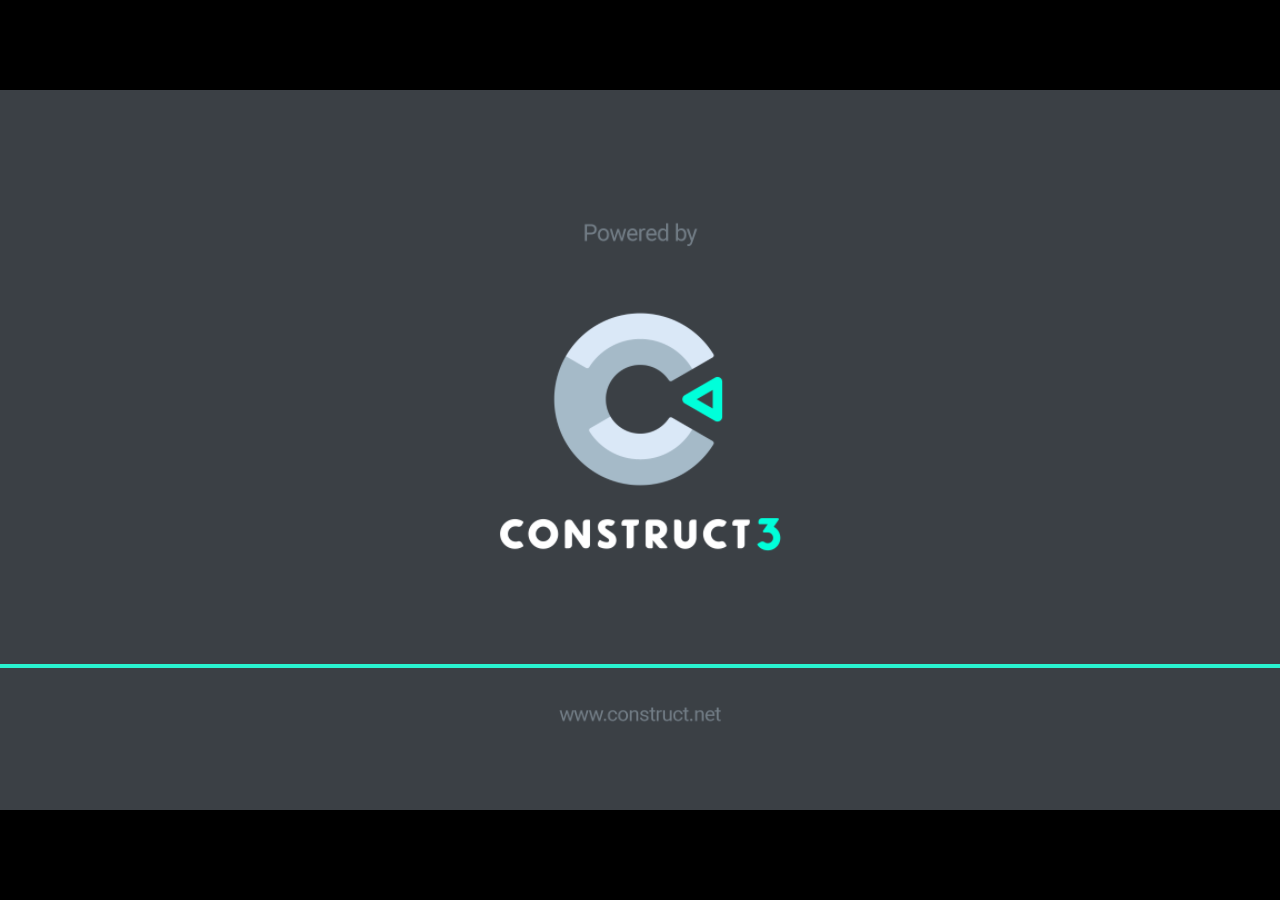
<file: jogo/index.html>
<!DOCTYPE html>
<html>
<head>
    <meta charset="UTF-8">
	<title>framentos_do_tempo</title>
	<meta name="viewport" content="width=device-width, initial-scale=1.0, maximum-scale=1.0, minimum-scale=1.0, user-scalable=no">
	
	<!-- Made with Construct, the game and app creator :: https://www.construct.net -->
	<meta name="generator" content="Scirra Construct">



	<link rel="manifest" href="appmanifest.json">
	<link rel="apple-touch-icon" sizes="128x128" href="icons/icon-128.png">
	<link rel="apple-touch-icon" sizes="256x256" href="icons/icon-256.png">
	<link rel="apple-touch-icon" sizes="512x512" href="icons/icon-512.png">
	<link rel="icon" type="image/png" href="icons/icon-512.png">

	<link rel="stylesheet" href="style.css">



</head> 
 
<body>

	

<script>
if (location.protocol.substr(0, 4) === "file")
{
	alert("Web exports won't work until you upload them. (When running on the file: protocol, browsers block many features from working for security reasons.)");
}
</script>
	
	<noscript>
		<div id="notSupportedWrap">
			<h2 id="notSupportedTitle">This content requires JavaScript</h2>
			<p class="notSupportedMessage">JavaScript appears to be disabled. Please enable it to view this content.</p>
		</div>
	</noscript>
	<script src="scripts/modernjscheck.js"></script>
	<script src="scripts/supportcheck.js"></script>
	<script src="scripts/main.js" type="module"></script>


</body> 
</html>
</file>
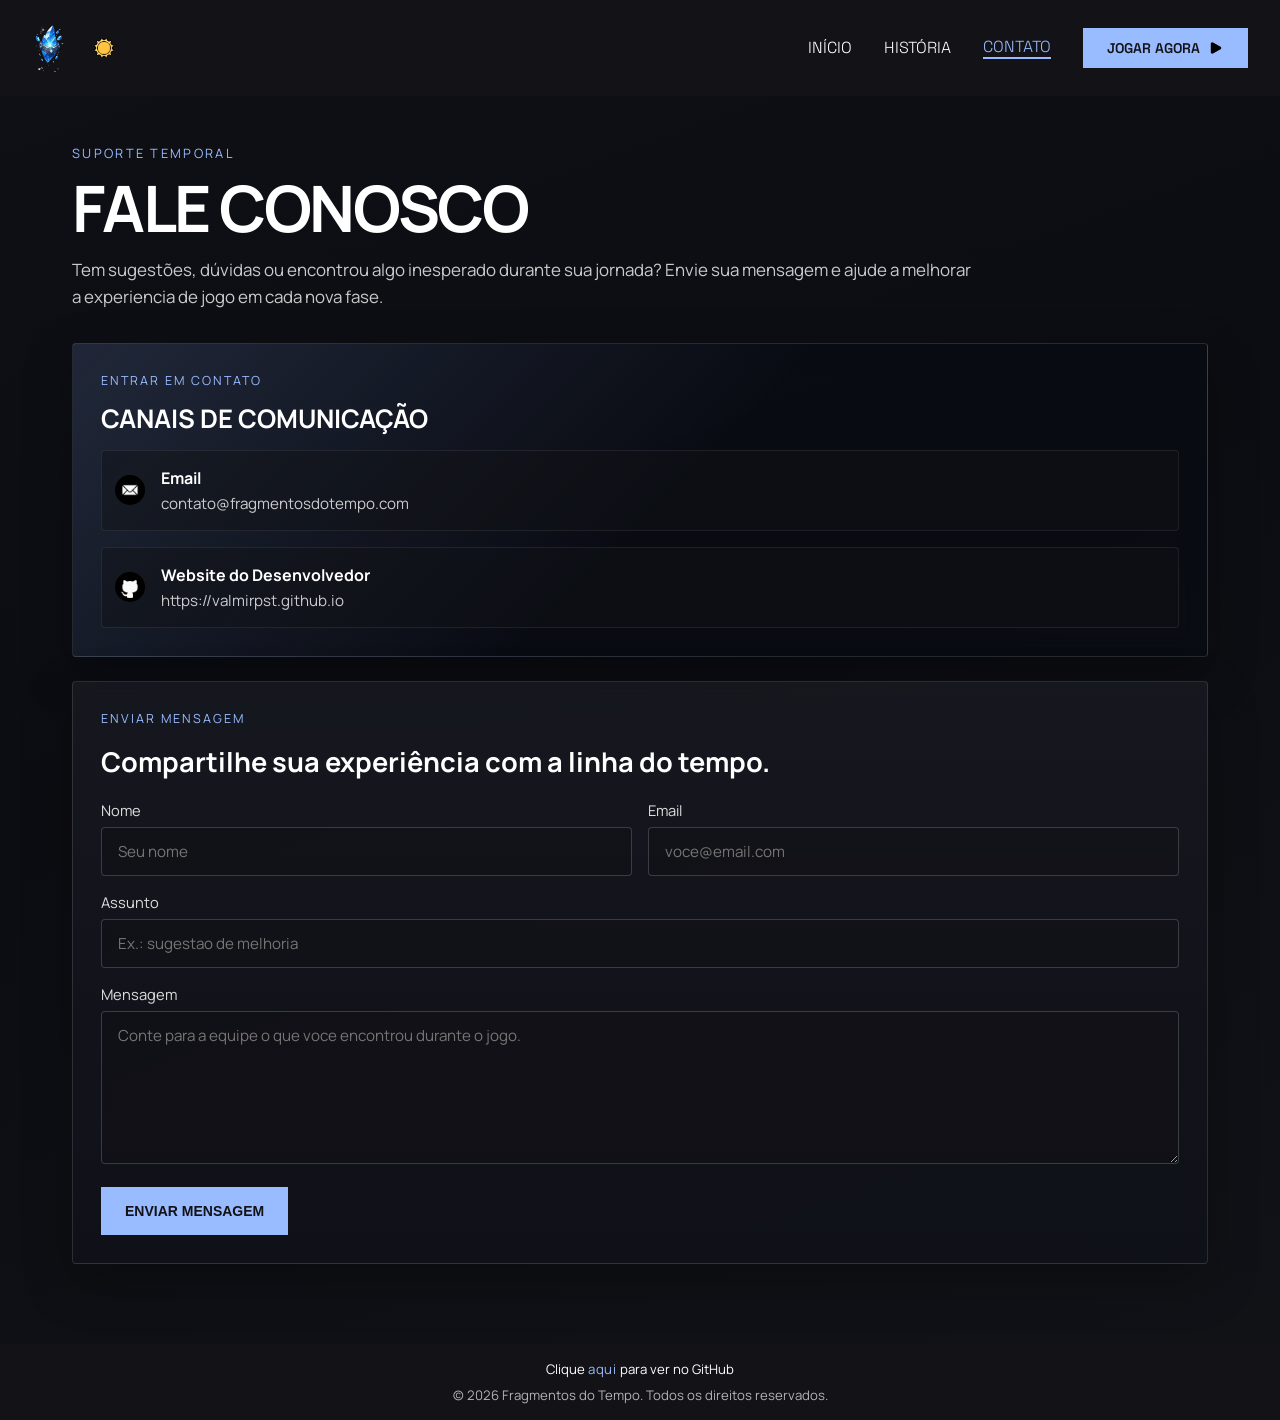
<file: contact.html>
<!doctype html>
<html lang="pt-br" class="dark">
  <head>
    <meta charset="UTF-8" />
    <meta name="viewport" content="width=device-width, initial-scale=1.0" />
    <title>Contato | Fragmentos do Tempo | TADS 1BM</title>
    <link rel="stylesheet" href="./assets/css/index.css" />
    <link rel="stylesheet" href="./assets/css/pages/contact.css" />

    <!-- Fontes -->
    <link rel="preconnect" href="https://fonts.googleapis.com" />
    <link rel="preconnect" href="https://fonts.gstatic.com" crossorigin />
    <link
      href="https://fonts.googleapis.com/css2?family=Manrope:wght@200..800&family=Space+Grotesk:wght@300..700&display=swap"
      rel="stylesheet"
    />

    <!-- Favicon -->
    <link rel="icon" type="image/x-icon" href="./assets/images/favicon.ico" />
  </head>
  <body>
    <header class="header">
      <div class="header__logo-container">
        <a href="index.html" class="header__logo">
          <img src="./assets/images/logo.png" alt="Logo do jogo" />
        </a>
        <button onclick="toggleTheme()" class="button-base header__toggle-theme-btn">
          <img id="theme-icon" src="./assets/images/icons/sun.png" alt="Tema" />
        </button>
        <a href="jogo.html" class="button-base header__cta-mobile">
          <span>JOGAR AGORA</span>
          <img src="./assets/images/icons/play.png" alt="Ícone de play" />
        </a>
      </div>

      <nav class="header__nav">
        <ul class="header__menu">
          <li><a href="index.html">INÍCIO</a></li>
          <li><a href="history.html">HISTÓRIA</a></li>
          <li class="header__menu-item--active"><a href="contact.html">CONTATO</a></li>
        </ul>

        <a href="jogo.html" class="button-base header__cta">
          <span>JOGAR AGORA</span>
          <img src="./assets/images/icons/play.png" alt="Ícone de play" />
        </a>
      </nav>
    </header>

    <main>
      <section class="contact-section">
        <div class="contact-section__intro">
          <p class="contact-section__eyebrow">SUPORTE TEMPORAL</p>
          <h1 class="contact-section__title">FALE CONOSCO</h1>
          <p class="contact-section__lead">
            Tem sugestões, dúvidas ou encontrou algo inesperado durante sua jornada? Envie sua mensagem e ajude a
            melhorar a experiencia de jogo em cada nova fase.
          </p>
        </div>

        <div class="contact-section__grid">
          <article class="contact-card contact-card--highlight card-base">
            <p class="contact-card__label">ENTRAR EM CONTATO</p>
            <h2 class="contact-card__title">CANAIS DE COMUNICAÇÃO</h2>
            <ul class="contact-list">
              <li>
                <img src="./assets/images/icons/email.png" alt="Ícone de email" />
                <div>
                  <strong>Email</strong>
                  <a href="mailto:contato@fragmentosdotempo.com">contato@fragmentosdotempo.com</a>
                </div>
              </li>
              <li>
                <img src="./assets/images/icons/github.png" alt="Ícone do GitHub" />
                <div>
                  <strong>Website do Desenvolvedor</strong>
                  <a id="constants__developer-website" target="_blank" rel="noopener noreferrer"></a>
                </div>
              </li>
            </ul>
          </article>
        </div>

        <section class="contact-form-section card-base" aria-label="Formulario de contato">
          <p class="contact-card__label">ENVIAR MENSAGEM</p>
          <h2 class="contact-form-section__title">Compartilhe sua experiência com a linha do tempo.</h2>

          <form id="contact-form" class="contact-form" action="#" method="post">
            <div class="contact-form__row">
              <label class="contact-form__field">
                <span>Nome</span>
                <input type="text" name="name" placeholder="Seu nome" required />
              </label>

              <label class="contact-form__field">
                <span>Email</span>
                <input type="email" name="email" placeholder="voce@email.com" required />
              </label>
            </div>

            <label class="contact-form__field">
              <span>Assunto</span>
              <input type="text" name="subject" placeholder="Ex.: sugestao de melhoria" required />
            </label>

            <label class="contact-form__field">
              <span>Mensagem</span>
              <textarea
                name="message"
                rows="6"
                placeholder="Conte para a equipe o que voce encontrou durante o jogo."
                required
              ></textarea>
            </label>

            <button type="submit" class="button-base contact-form__submit">ENVIAR MENSAGEM</button>
          </form>
        </section>
      </section>
    </main>

    <footer class="footer">
      <ul class="footer__links">
        <li>Clique <a href="https://github.com/valmirpst/projeto-jogo" target="_blank">aqui</a> para ver no GitHub</li>
      </ul>
      <p class="footer__text">
        © <span id="current-year"></span>
        <span><span id="constants__game-title"></span>. Todos os direitos reservados.</span>
      </p>
    </footer>

    <script src="./assets/js/constants.js"></script>
    <script src="./assets/js/theme.js"></script>
    <script>
      // Lógica para lidar com o envio do formulário
      document.getElementById("contact-form").addEventListener("submit", function (event) {
        event.preventDefault(); // Só pra evitar que o formulário seja enviado

        const name = this.elements["name"].value;

        alert(`Obrigado por entrar em contato, ${name}! Sua mensagem foi recebida.`);
        this.reset();
      });
    </script>
  </body>
</html>
</file>
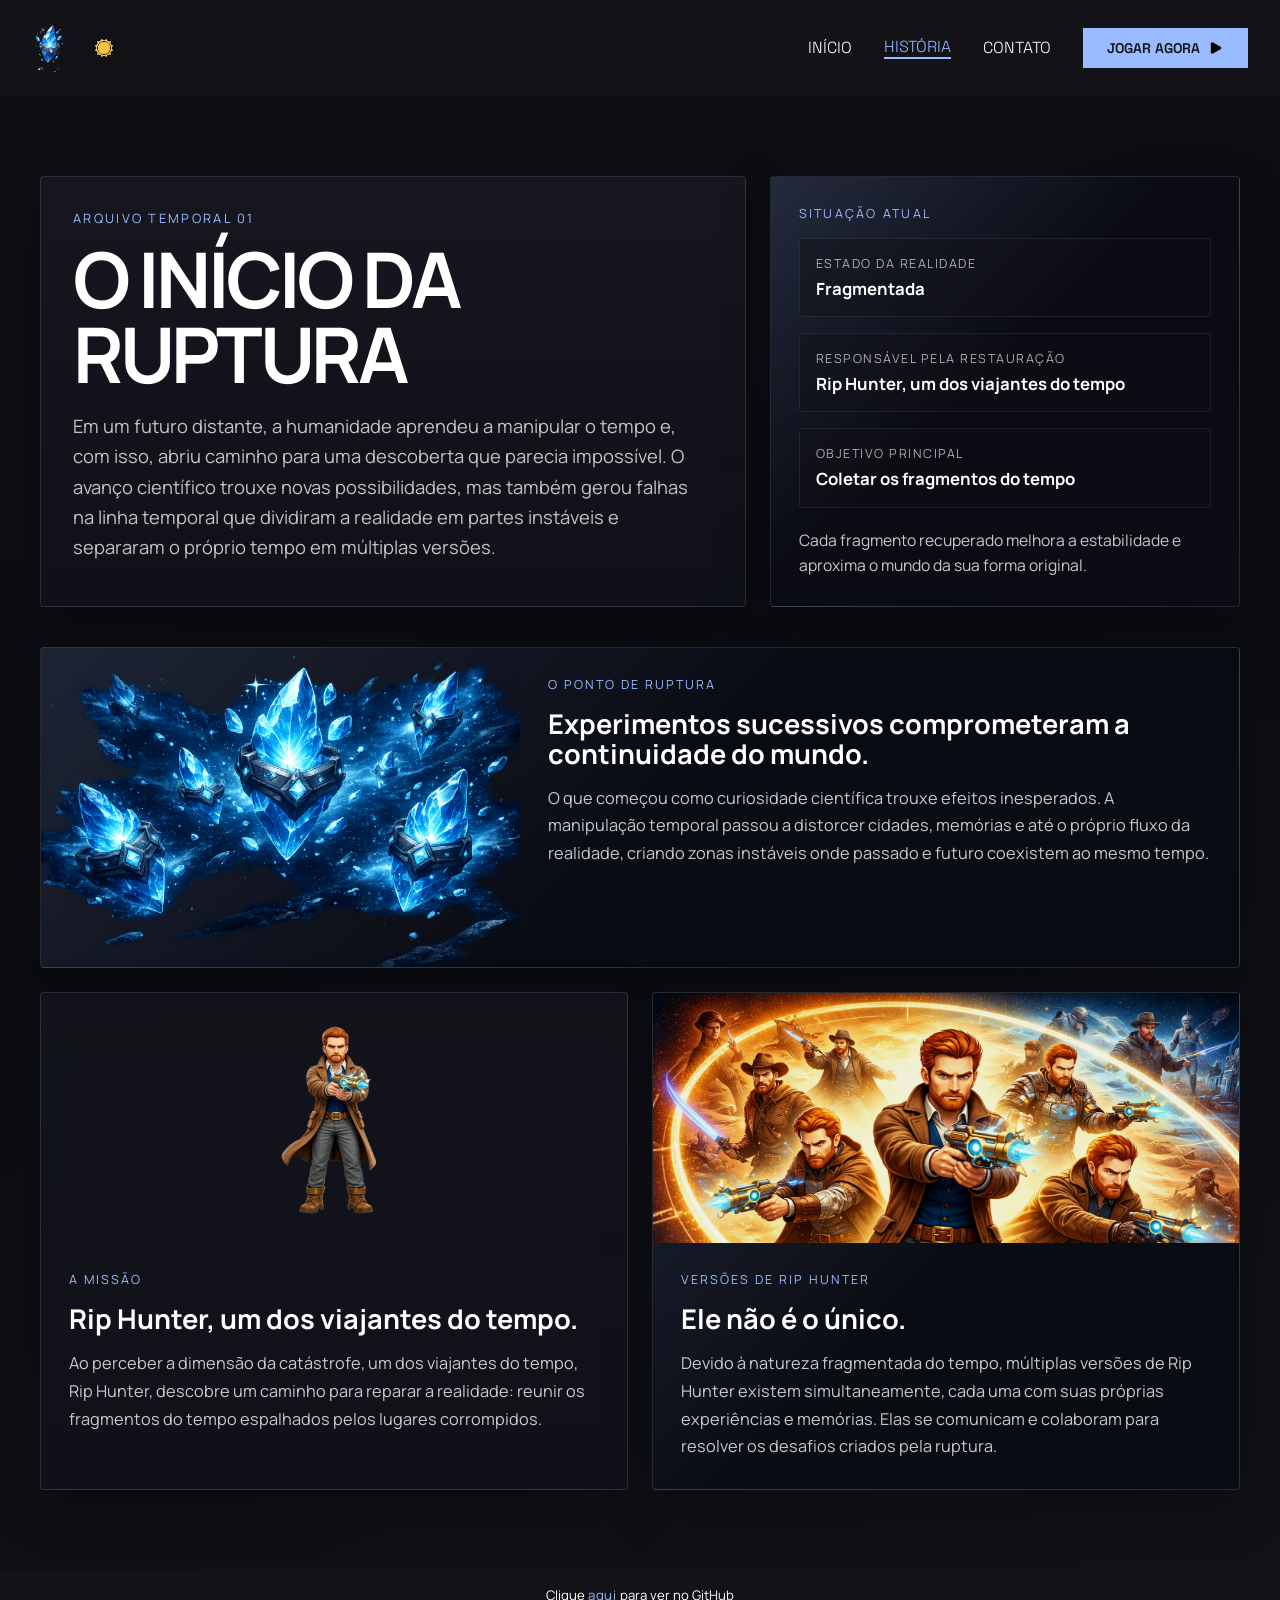
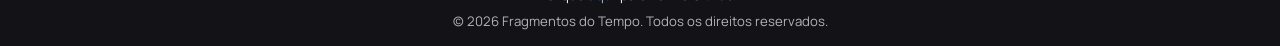
<file: history.html>
<!doctype html>
<html lang="pt-br" class="dark">
  <head>
    <meta charset="UTF-8" />
    <meta name="viewport" content="width=device-width, initial-scale=1.0" />
    <title>História | Fragmentos do Tempo | TADS 1BM</title>
    <link rel="stylesheet" href="./assets/css/index.css" />
    <link rel="stylesheet" href="./assets/css/pages/history.css" />

    <!-- Fontes -->
    <link rel="preconnect" href="https://fonts.googleapis.com" />
    <link rel="preconnect" href="https://fonts.gstatic.com" crossorigin />
    <link
      href="https://fonts.googleapis.com/css2?family=Manrope:wght@200..800&family=Space+Grotesk:wght@300..700&display=swap"
      rel="stylesheet"
    />

    <!-- Favicon -->
    <link rel="icon" type="image/x-icon" href="./assets/images/favicon.ico" />
  </head>
  <body>
    <header class="header">
      <div class="header__logo-container">
        <a href="index.html" class="header__logo">
          <img src="./assets/images/logo.png" alt="Logo do jogo" />
        </a>
        <button onclick="toggleTheme()" class="button-base header__toggle-theme-btn">
          <img id="theme-icon" src="./assets/images/icons/sun.png" alt="Tema" />
        </button>
        <a href="jogo.html" class="button-base header__cta-mobile">
          <span>JOGAR AGORA</span>
          <img src="./assets/images/icons/play.png" alt="Ícone de play" />
        </a>
      </div>

      <nav class="header__nav">
        <ul class="header__menu">
          <li><a href="index.html">INÍCIO</a></li>
          <li class="header__menu-item--active"><a href="history.html">HISTÓRIA</a></li>
          <li><a href="contact.html">CONTATO</a></li>
        </ul>

        <a href="jogo.html" class="button-base header__cta">
          <span>JOGAR AGORA</span>
          <img src="./assets/images/icons/play.png" alt="Ícone de play" />
        </a>
      </nav>
    </header>

    <main>
      <section class="history-section">
        <div class="history-section__intro">
          <article class="history-section__overview card-base">
            <p class="history-section__eyebrow">ARQUIVO TEMPORAL 01</p>
            <h1 class="history-section__title">O INÍCIO DA RUPTURA</h1>
            <p class="history-section__lead">
              Em um futuro distante, a humanidade aprendeu a manipular o tempo e, com isso, abriu caminho para uma
              descoberta que parecia impossível. O avanço científico trouxe novas possibilidades, mas também gerou
              falhas na linha temporal que dividiram a realidade em partes instáveis e separaram o próprio tempo em
              múltiplas versões.
            </p>
          </article>

          <aside class="history-section__incident card-base">
            <p class="history-section__incident-label">SITUAÇÃO ATUAL</p>
            <ul class="history-incident-list">
              <li>
                <span class="history-incident-list__key">Estado da realidade</span>
                <strong>Fragmentada</strong>
              </li>
              <li>
                <span class="history-incident-list__key">Responsável pela restauração</span>
                <strong>Rip Hunter, um dos viajantes do tempo</strong>
              </li>
              <li>
                <span class="history-incident-list__key">Objetivo principal</span>
                <strong>Coletar os fragmentos do tempo</strong>
              </li>
            </ul>
            <p class="history-section__incident-note">
              Cada fragmento recuperado melhora a estabilidade e aproxima o mundo da sua forma original.
            </p>
          </aside>
        </div>

        <div class="history-section__grid">
          <article class="history-card history-card--accent card-base">
            <div class="history-card__image-container">
              <img src="./assets/images/fragments.png" alt="A ruptura temporal" class="history-card__image" />
            </div>
            <div class="history-card__content">
              <p class="history-card__label">O PONTO DE RUPTURA</p>
              <h2 class="history-card__title">Experimentos sucessivos comprometeram a continuidade do mundo.</h2>
              <p class="history-card__text">
                O que começou como curiosidade científica trouxe efeitos inesperados. A manipulação temporal passou a
                distorcer cidades, memórias e até o próprio fluxo da realidade, criando zonas instáveis onde passado e
                futuro coexistem ao mesmo tempo.
              </p>
            </div>
          </article>

          <article class="history-card card-base">
            <div class="history-card__image-container">
              <img
                src="./assets/images/ripHunterFrontal.png"
                alt="Rip Hunter"
                class="history-card__image history-card__image--rip-hunter"
              />
            </div>
            <div class="history-card__content">
              <p class="history-card__label">A MISSÃO</p>
              <h2 class="history-card__title">Rip Hunter, um dos viajantes do tempo.</h2>
              <p class="history-card__text">
                Ao perceber a dimensão da catástrofe, um dos viajantes do tempo, Rip Hunter, descobre um caminho para
                reparar a realidade: reunir os fragmentos do tempo espalhados pelos lugares corrompidos.
              </p>
            </div>
          </article>

          <article class="history-card history-card--together card-base">
            <div class="history-card__image-container">
              <img
                src="./assets/images/ripHunterThroughTime.png"
                alt="Múltiplas versões de Rip Hunter"
                class="history-card__image history-card__image--multiple-rip-hunter"
              />
            </div>
            <div class="history-card__content">
              <p class="history-card__label">VERSÕES DE RIP HUNTER</p>
              <h2 class="history-card__title">Ele não é o único.</h2>
              <p class="history-card__text">
                Devido à natureza fragmentada do tempo, múltiplas versões de Rip Hunter existem simultaneamente, cada
                uma com suas próprias experiências e memórias. Elas se comunicam e colaboram para resolver os desafios
                criados pela ruptura.
              </p>
            </div>
          </article>
        </div>
      </section>
    </main>

    <footer class="footer">
      <ul class="footer__links">
        <li>Clique <a href="https://github.com/valmirpst/projeto-jogo" target="_blank">aqui</a> para ver no GitHub</li>
      </ul>
      <p class="footer__text">
        © <span id="current-year"></span>
        <span><span id="constants__game-title"></span>. Todos os direitos reservados.</span>
      </p>
    </footer>

    <script src="./assets/js/constants.js"></script>
    <script src="./assets/js/theme.js"></script>
  </body>
</html>
</file>
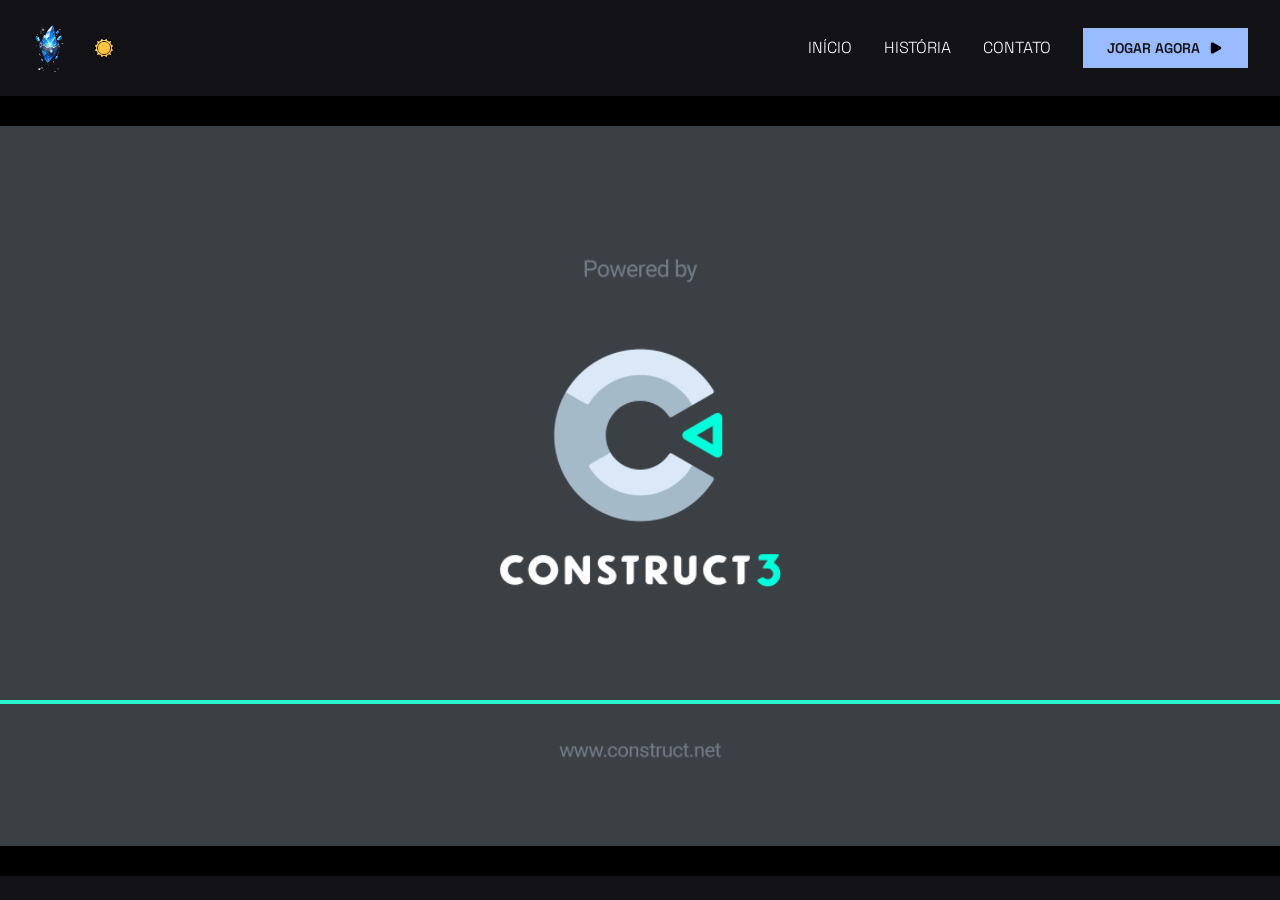
<file: jogo.html>
<!doctype html>
<html lang="pt-br" class="dark">
  <head>
    <meta charset="UTF-8" />
    <meta name="viewport" content="width=device-width, initial-scale=1.0" />
    <title>Jogo | Fragmentos do Tempo | TADS 1BM</title>
    <link rel="stylesheet" href="./assets/css/index.css" />
    <link rel="stylesheet" href="./assets/css/pages/jogo.css" />

    <!-- Fontes -->
    <link rel="preconnect" href="https://fonts.googleapis.com" />
    <link rel="preconnect" href="https://fonts.gstatic.com" crossorigin />
    <link
      href="https://fonts.googleapis.com/css2?family=Manrope:wght@200..800&family=Space+Grotesk:wght@300..700&display=swap"
      rel="stylesheet"
    />

    <!-- Favicon -->
    <link rel="icon" type="image/x-icon" href="./assets/images/favicon.ico" />
  </head>
  <body>
    <header class="header">
      <div class="header__logo-container">
        <a href="index.html" class="header__logo">
          <img src="./assets/images/logo.png" alt="Logo do jogo" />
        </a>
        <button onclick="toggleTheme()" class="button-base header__toggle-theme-btn">
          <img id="theme-icon" src="./assets/images/icons/sun.png" alt="Tema" />
        </button>
      </div>

      <nav class="header__nav">
        <ul class="header__menu">
          <li><a href="index.html">INÍCIO</a></li>
          <li><a href="history.html">HISTÓRIA</a></li>
          <li><a href="contact.html">CONTATO</a></li>
        </ul>

        <a href="jogo.html" class="button-base header__cta">
          <span>JOGAR AGORA</span>
          <img src="./assets/images/icons/play.png" alt="Ícone de play" />
        </a>
      </nav>
    </header>

    <main class="game-container">
      <iframe src="jogo/index.html" frameborder="0" width="100%" height="100%"></iframe>
    </main>

    <script src="./assets/js/constants.js"></script>
    <script src="./assets/js/theme.js"></script>
  </body>
</html>
</file>
<file: jogo/style.css>
html, body {
	padding: 0;
	margin: 0;
	overflow: hidden;
	height: 100%;
}

body {
	background: #000000;
	color: white;
}

input[type="file"] {
	color: black;
}

/* for scaling checkboxes according to the font size */
.c3-auto-size-checkbox {
	font-size: 1em;
	width: 1em;
	height: 1em;
	vertical-align: bottom;
	margin: 0.1em 0.25em;
}

html, body, canvas {
	touch-action-delay: none;
	touch-action: none;
}

canvas, .c3htmlwrap {
	position: absolute;
}

.c3htmlwrap {
	contain: strict;
}

.c3overlay {
	pointer-events: none;
}

.c3htmlwrap[interactive] > * {
	pointer-events: auto;
}

/* HACK - work around elements being selectable only in iOS WKWebView for some reason */
html[ioswebview] .c3htmlwrap,
html[ioswebview] canvas {
	-webkit-user-select: none;
	user-select: none;
}

html[ioswebview] .c3htmlwrap > * {
	-webkit-user-select: auto;
	user-select: auto;
}

#notSupportedWrap {
	margin: 2em auto 1em auto;
	width: 75%;
	max-width: 45em;
	border: 2px solid #aaa;
	border-radius: 1em;
	padding: 2em;
	background-color: #f0f0f0;
	font-family: "Segoe UI", Frutiger, "Frutiger Linotype", "Dejavu Sans", "Helvetica Neue", Arial, sans-serif;
	color: black;
}

#notSupportedTitle {
	font-size: 1.8em;
}

.notSupportedMessage {
	font-size: 1.2em;
}

.notSupportedMessage em {
	color: #888;
}

/* bbcode styles */
.bbCodeH1 {
	font-size: 2em;
	font-weight: bold;
}

.bbCodeH2 {
	font-size: 1.5em;
	font-weight: bold;
}

.bbCodeH3 {
	font-size: 1.25em;
	font-weight: bold;
}

.bbCodeH4 {
	font-size: 1.1em;
	font-weight: bold;
}

.bbCodeItem::before {
	content: " • ";
}

/* For text icons converted to HTML: size the height to the line height
   preserving the aspect ratio. Also add position: relative as that allows
   just adding a 'top' style for the iconoffsety style. */
.c3-text-icon {
	height: 1em;
	width: auto;
	position: relative;
}

/* screen reader text */
.c3-screen-reader-text {
	position: absolute;
	width: 1px;
    height: 1px;
    overflow: hidden;
    clip: rect(1px, 1px, 1px, 1px);
}
</file>
<file: assets/css/index.css>
/* Estilos globais */
@import url("./globals.css");

/* Componentes reutilizáveis */
@import url("./components/common.css");
@import url("./components/header.css");
@import url("./components/footer.css");
</file>
<file: assets/css/pages/contact.css>
body {
  background: linear-gradient(160deg, hsl(220, 45%, 98%) 0%, hsl(214, 38%, 96%) 45%, hsl(210, 35%, 94%) 100%);
}

.dark body {
  background: linear-gradient(160deg, hsl(230, 18%, 7%) 0%, hsl(232, 22%, 6%) 45%, hsl(230, 14%, 8%) 100%);
}

.contact-section {
  max-width: 1200px;
  margin: 0 auto;
  padding: 3rem 2rem 5rem;
}

.contact-section__intro {
  max-width: 900px;
  margin-bottom: 2rem;
}

.contact-section__eyebrow {
  color: hsl(var(--primary-color));
  text-transform: uppercase;
  letter-spacing: 0.18em;
  font-size: 0.8rem;
  margin-bottom: 0.85rem;
}

.contact-section__title {
  font-size: 4rem;
  line-height: 1;
  letter-spacing: -0.04em;
  margin-bottom: 1rem;
}

.contact-section__lead {
  color: hsla(var(--text-primary), 0.78);
  font-size: 1.06rem;
  line-height: 1.65;
}

.contact-section__grid {
  display: grid;
  grid-template-columns: repeat(12, minmax(0, 1fr));
  gap: 1.5rem;
  margin-bottom: 1.5rem;
}

.contact-card {
  grid-column: span 5;
  padding: 1.75rem;
}

.contact-card--highlight {
  grid-column: span 12;
  background:
    linear-gradient(135deg, hsla(var(--primary-color), 0.14), transparent 52%), hsla(var(--background-color), 0.96);
  border: 1px solid hsla(var(--text-primary), 0.12);
}

.dark .contact-card--highlight {
  background: linear-gradient(135deg, hsla(var(--primary-color), 0.16), transparent 52%), rgba(10, 12, 20, 0.86);
  border-color: hsla(var(--text-primary), 0.12);
}

.contact-card__label {
  color: hsl(var(--primary-color));
  font-size: 0.78rem;
  text-transform: uppercase;
  letter-spacing: 0.16em;
  margin-bottom: 1rem;
}

.contact-card__title {
  font-size: 1.6rem;
  line-height: 1.1;
  margin-bottom: 1rem;
}

.contact-card__text {
  color: hsla(var(--text-primary), 0.78);
  line-height: 1.7;
  font-size: 1rem;
}

.contact-list {
  list-style: none;
  display: grid;
  gap: 1rem;
}

.contact-list li {
  display: grid;
  grid-template-columns: 1.2rem 1fr;
  gap: 1.5rem;
  align-items: center;
  padding: 1rem;
  border-radius: 4px;
  background: hsla(var(--background-color), 0.45);
  border: 1px solid hsla(var(--text-primary), 0.08);
  word-break: break-word;
}

.contact-list img {
  background-color: hsl(var(--background-color));
  outline: 4px solid hsla(var(--text-primary), 0.45);
  outline-offset: -1px;
  border-radius: 50%;
  width: 24px;
  height: 24px;
}

.dark .contact-list img {
  background-color: #fafafa;
  outline-color: #000;
}

.contact-list strong {
  display: block;
  margin-bottom: 0.2rem;
}

.contact-list a {
  color: hsla(var(--text-primary), 0.78);
  font-size: 0.95rem;

  &:hover {
    text-decoration: underline;
  }
}

.contact-form-section {
  padding: 1.75rem;
  background:
    linear-gradient(180deg, hsla(var(--text-primary), 0.04), hsla(var(--text-primary), 0.02)),
    hsla(var(--background-color), 0.96);
  border: 1px solid hsla(var(--text-primary), 0.12);
}

.dark .contact-form-section {
  background:
    linear-gradient(180deg, hsla(var(--text-primary), 0.05), hsla(var(--text-primary), 0.02)), rgba(10, 12, 20, 0.82);
  border-color: hsla(var(--text-primary), 0.12);
}

.contact-form-section__title {
  font-size: 1.7rem;
  margin-bottom: 1.25rem;
}

.contact-form {
  display: grid;
  gap: 1rem;
}

.contact-form__row {
  display: grid;
  grid-template-columns: repeat(2, minmax(0, 1fr));
  gap: 1rem;
}

.contact-form__field {
  display: grid;
  gap: 0.45rem;
}

.contact-form__field span {
  color: hsla(var(--text-primary), 0.86);
  font-size: 0.92rem;
}

.contact-form__field input,
.contact-form__field textarea {
  width: 100%;
  background: hsla(var(--background-color), 0.6);
  color: hsl(var(--text-primary));
  border: 1px solid hsla(var(--text-primary), 0.18);
  border-radius: 4px;
  padding: 0.8rem 1rem;
  font-weight: 400;
  font-size: 0.95rem;
  font-family: var(--primary-font), sans-serif;
}

.contact-form__field input:focus,
.contact-form__field textarea:focus {
  outline: none;
  border-color: hsla(var(--primary-color), 0.8);
  box-shadow: 0 0 0 2px hsla(var(--primary-color), 0.22);
}

.contact-form__submit {
  margin-top: 0.4rem;
  width: fit-content;
  height: 48px;
  padding: 0.75rem 1.5rem;
  background-color: hsl(var(--primary-color));
  color: hsl(var(--background-color));
}

.contact-form__submit:hover {
  background-color: hsl(var(--primary-color-hover));
}

@media screen and (max-width: 900px) {
  .contact-section {
    padding: 2rem 1.5rem 4rem;
  }

  .contact-section__grid {
    gap: 1rem;
  }

  .contact-card,
  .contact-card--highlight {
    grid-column: 1 / -1;
    padding: 1.25rem;
  }

  .contact-card__title,
  .contact-form-section__title {
    font-size: 1.35rem;
  }

  .contact-section__title {
    font-size: 2.6rem;
  }

  .contact-form-section {
    padding: 1.25rem;
  }

  .contact-form__row {
    grid-template-columns: 1fr;
  }

  .contact-form__submit {
    width: 100%;
  }
}
</file>
<file: assets/css/pages/history.css>
body {
  background: linear-gradient(160deg, hsl(220, 45%, 98%) 0%, hsl(214, 38%, 96%) 45%, hsl(210, 35%, 94%) 100%);
}

.dark body {
  background: linear-gradient(160deg, hsl(230, 18%, 7%) 0%, hsl(232, 22%, 6%) 45%, hsl(230, 14%, 8%) 100%);
}

.history-section {
  padding: 2rem 2rem 5rem;
}

.history-section__intro {
  max-width: 1200px;
  margin: 0 auto;
  padding: 3rem 0 2.5rem;
  display: grid;
  grid-template-columns: 1.35fr 0.9fr;
  gap: 1.5rem;
  align-items: stretch;
}

.history-section__overview {
  padding: 2rem;
  border-radius: 4px;
  background:
    linear-gradient(180deg, hsla(var(--text-primary), 0.04), hsla(var(--text-primary), 0.02)),
    hsla(var(--background-color), 0.96);
  border: 1px solid hsla(var(--text-primary), 0.12);
}

.dark .history-section__overview {
  background:
    linear-gradient(180deg, hsla(var(--text-primary), 0.05), hsla(var(--text-primary), 0.02)), rgba(10, 12, 20, 0.82);
  border-color: hsla(var(--text-primary), 0.12);
}

.history-section__incident {
  padding: 1.75rem;
  align-self: end;
  border-radius: 4px;
  background:
    linear-gradient(135deg, hsla(var(--primary-color), 0.16), transparent 45%), hsla(var(--background-color), 0.97);
  border: 1px solid hsla(var(--text-primary), 0.12);
}

.dark .history-section__incident {
  background: linear-gradient(135deg, hsla(var(--primary-color), 0.18), transparent 45%), rgba(10, 12, 20, 0.9);
  border-color: hsla(var(--text-primary), 0.12);
}

.history-section__eyebrow {
  color: hsl(var(--primary-color));
  text-transform: uppercase;
  letter-spacing: 0.18em;
  font-size: 0.8rem;
  margin-bottom: 0.85rem;
}

.history-section__title {
  max-width: 680px;
  font-size: 4.8rem;
  line-height: 0.98;
  letter-spacing: -0.05em;
  margin-bottom: 1.25rem;
}

.history-section__lead {
  max-width: 720px;
  color: hsla(var(--text-primary), 0.75);
  font-size: 1.15rem;
  line-height: 1.65;
}

.history-section__incident-label {
  color: hsl(var(--primary-color));
  text-transform: uppercase;
  letter-spacing: 0.18em;
  font-size: 0.78rem;
  margin-bottom: 1rem;
}

.history-incident-list {
  list-style: none;
  display: grid;
  gap: 1rem;
  margin-bottom: 1.25rem;
}

.history-incident-list li {
  padding: 1rem;
  border-radius: 4px;
  background: hsla(var(--background-color), 0.45);
  border: 1px solid hsla(var(--text-primary), 0.08);
}

.history-incident-list__key {
  display: block;
  color: hsla(var(--text-primary), 0.65);
  font-size: 0.78rem;
  text-transform: uppercase;
  letter-spacing: 0.12em;
  margin-bottom: 0.35rem;
}

.history-incident-list strong {
  font-size: 1.05rem;
  line-height: 1.35;
}

.history-section__incident-note {
  color: hsla(var(--text-primary), 0.78);
  line-height: 1.6;
  font-size: 0.98rem;
}

.history-section__grid {
  max-width: 1200px;
  margin: 0 auto;
  display: grid;
  grid-template-columns: repeat(12, minmax(0, 1fr));
  gap: 1.5rem;
}

.history-card {
  grid-column: span 6;
  padding: 0;
  display: flex;
  flex-direction: column;
  overflow: hidden;
  border-radius: 4px;
}

.history-card__image-container {
  width: 100%;
  height: 250px;
  overflow: hidden;
  background: hsla(var(--background-color), 0.1);
}

.history-card__image-container:has(.history-card__image--rip-hunter) {
  padding: 1.5rem 0;
}

.history-card__image {
  width: 100%;
  height: 100%;
  object-fit: cover;
  object-position: top;
  display: block;
  transition: transform 0.3s ease;
}

.history-card__image--rip-hunter {
  width: auto;
  height: 100%;
  object-fit: contain;
  margin: 0 auto;
}

.history-card__image--multiple-rip-hunter {
  filter: brightness(0.95);
}

.history-card:hover .history-card__image {
  transform: scale(1.05);
}

.history-card__content {
  padding: 1.75rem;
  flex-grow: 1;
  display: flex;
  flex-direction: column;
}

.history-card--accent {
  grid-column: span 12;
  flex-direction: row;
  background:
    linear-gradient(135deg, hsla(var(--primary-color), 0.14), transparent 52%), hsla(var(--background-color), 0.96);
  border: 1px solid hsla(var(--text-primary), 0.12);
}

.dark .history-card--accent {
  background: linear-gradient(135deg, hsla(var(--primary-color), 0.16), transparent 52%), rgba(10, 12, 20, 0.86);
  border-color: hsla(var(--text-primary), 0.12);
}

.history-card--accent .history-card__image-container {
  width: 40%;
  height: auto;
  min-height: 300px;
}

.history-card--accent .history-card__content {
  width: 60%;
}

.history-card--together {
  background:
    linear-gradient(135deg, hsla(var(--primary-color), 0.14), transparent 52%), hsla(var(--background-color), 0.96);
  border: 1px solid hsla(var(--text-primary), 0.12);
}

.dark .history-card--together {
  background: linear-gradient(135deg, hsla(var(--primary-color), 0.16), transparent 52%), rgba(10, 12, 20, 0.86);
  border-color: hsla(var(--text-primary), 0.12);
}

.history-card__label {
  color: hsl(var(--primary-color));
  font-size: 0.78rem;
  text-transform: uppercase;
  letter-spacing: 0.16em;
  margin-bottom: 1rem;
}

.history-card__title {
  font-size: 1.7rem;
  line-height: 1.1;
  margin-bottom: 1rem;
}

.history-card__text {
  color: hsla(var(--text-primary), 0.78);
  line-height: 1.7;
  font-size: 1.02rem;
}

@media screen and (max-width: 900px) {
  .history-card {
    grid-column: span 1 / -1;
  }

  .history-card--accent,
  .history-card--together {
    grid-column: 1 / -1;
    flex-direction: column;
  }

  .history-card--accent .history-card__image-container,
  .history-card--together .history-card__image-container {
    width: 100%;
    min-height: 200px;
  }

  .history-card--accent .history-card__content,
  .history-card--together .history-card__content {
    width: 100%;
  }

  .history-section {
    padding: 1rem 1.5rem 4rem;
  }

  .history-section__intro {
    padding: 2rem 0 2rem;
    grid-template-columns: 1fr;
  }

  .history-section__lead {
    font-size: 1rem;
  }

  .history-section__title {
    font-size: 2.8rem;
  }

  .history-section__overview,
  .history-section__incident {
    padding: 1.25rem;
  }

  .history-section__grid {
    gap: 1rem;
  }

  .history-card,
  .history-card--accent {
    grid-column: 1 / -1;
  }

  .history-card__title {
    font-size: 1.35rem;
  }
}
</file>
<file: assets/css/pages/jogo.css>
.game-container {
  width: 100%;
  height: calc(100vh - 120px); /* Subtrai a altura do header */
  background: linear-gradient(160deg, hsl(220, 45%, 98%) 0%, hsl(214, 38%, 96%) 45%, hsl(210, 35%, 94%) 100%);
}

.dark .game-container {
  background: linear-gradient(160deg, hsl(230, 18%, 7%) 0%, hsl(232, 22%, 6%) 45%, hsl(230, 14%, 8%) 100%);
}
</file>
